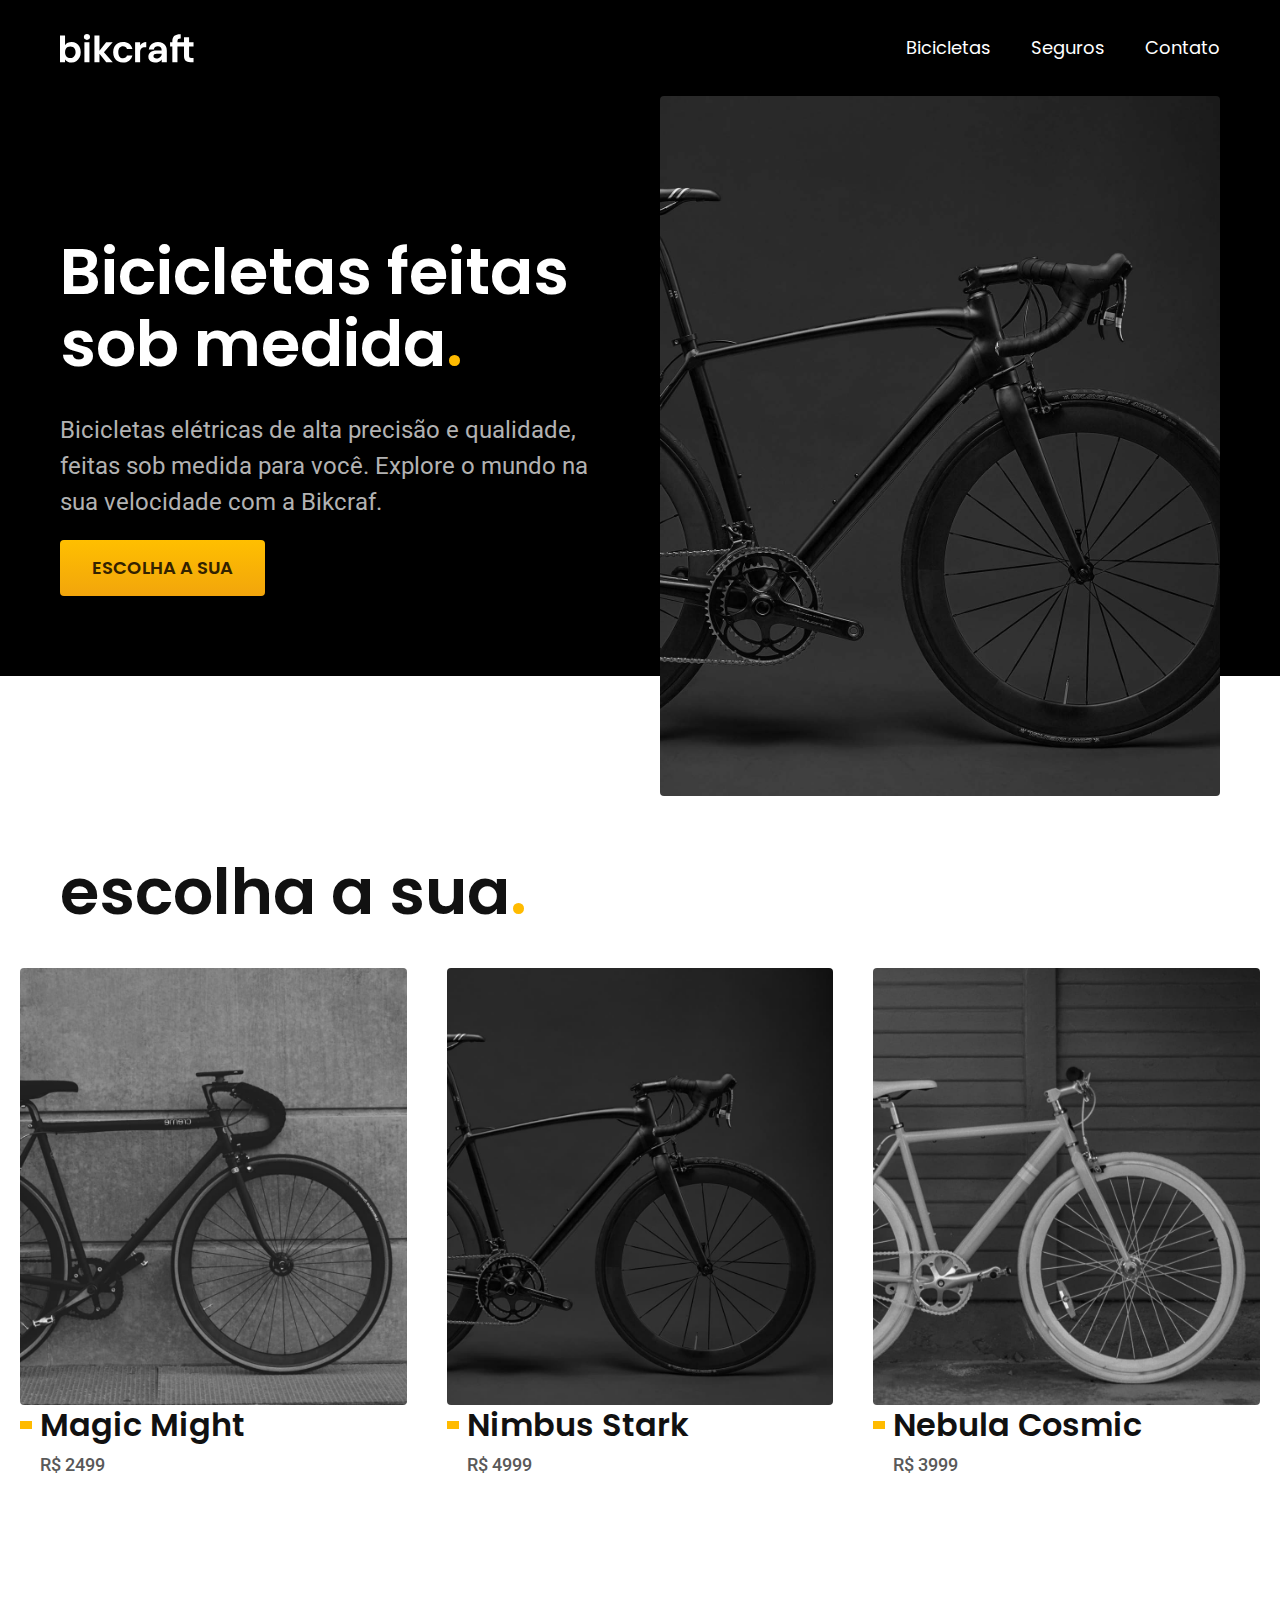
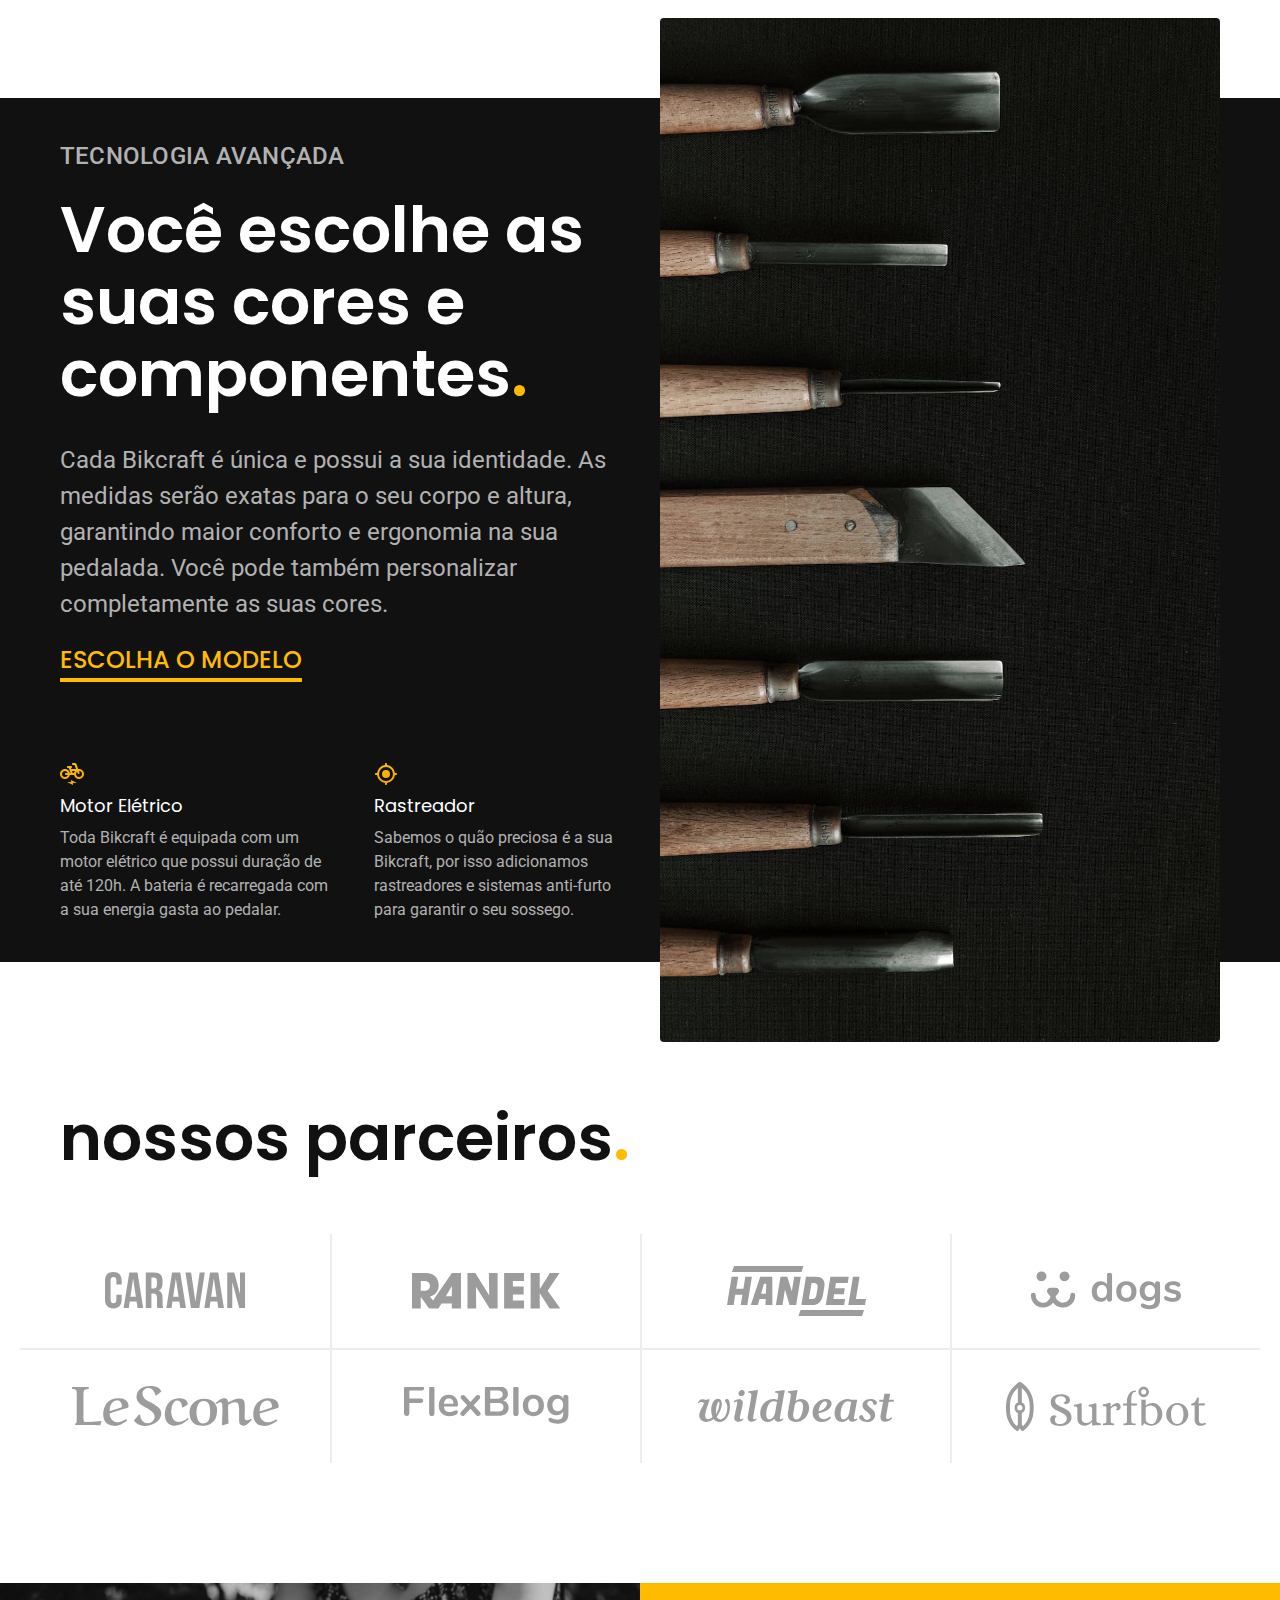
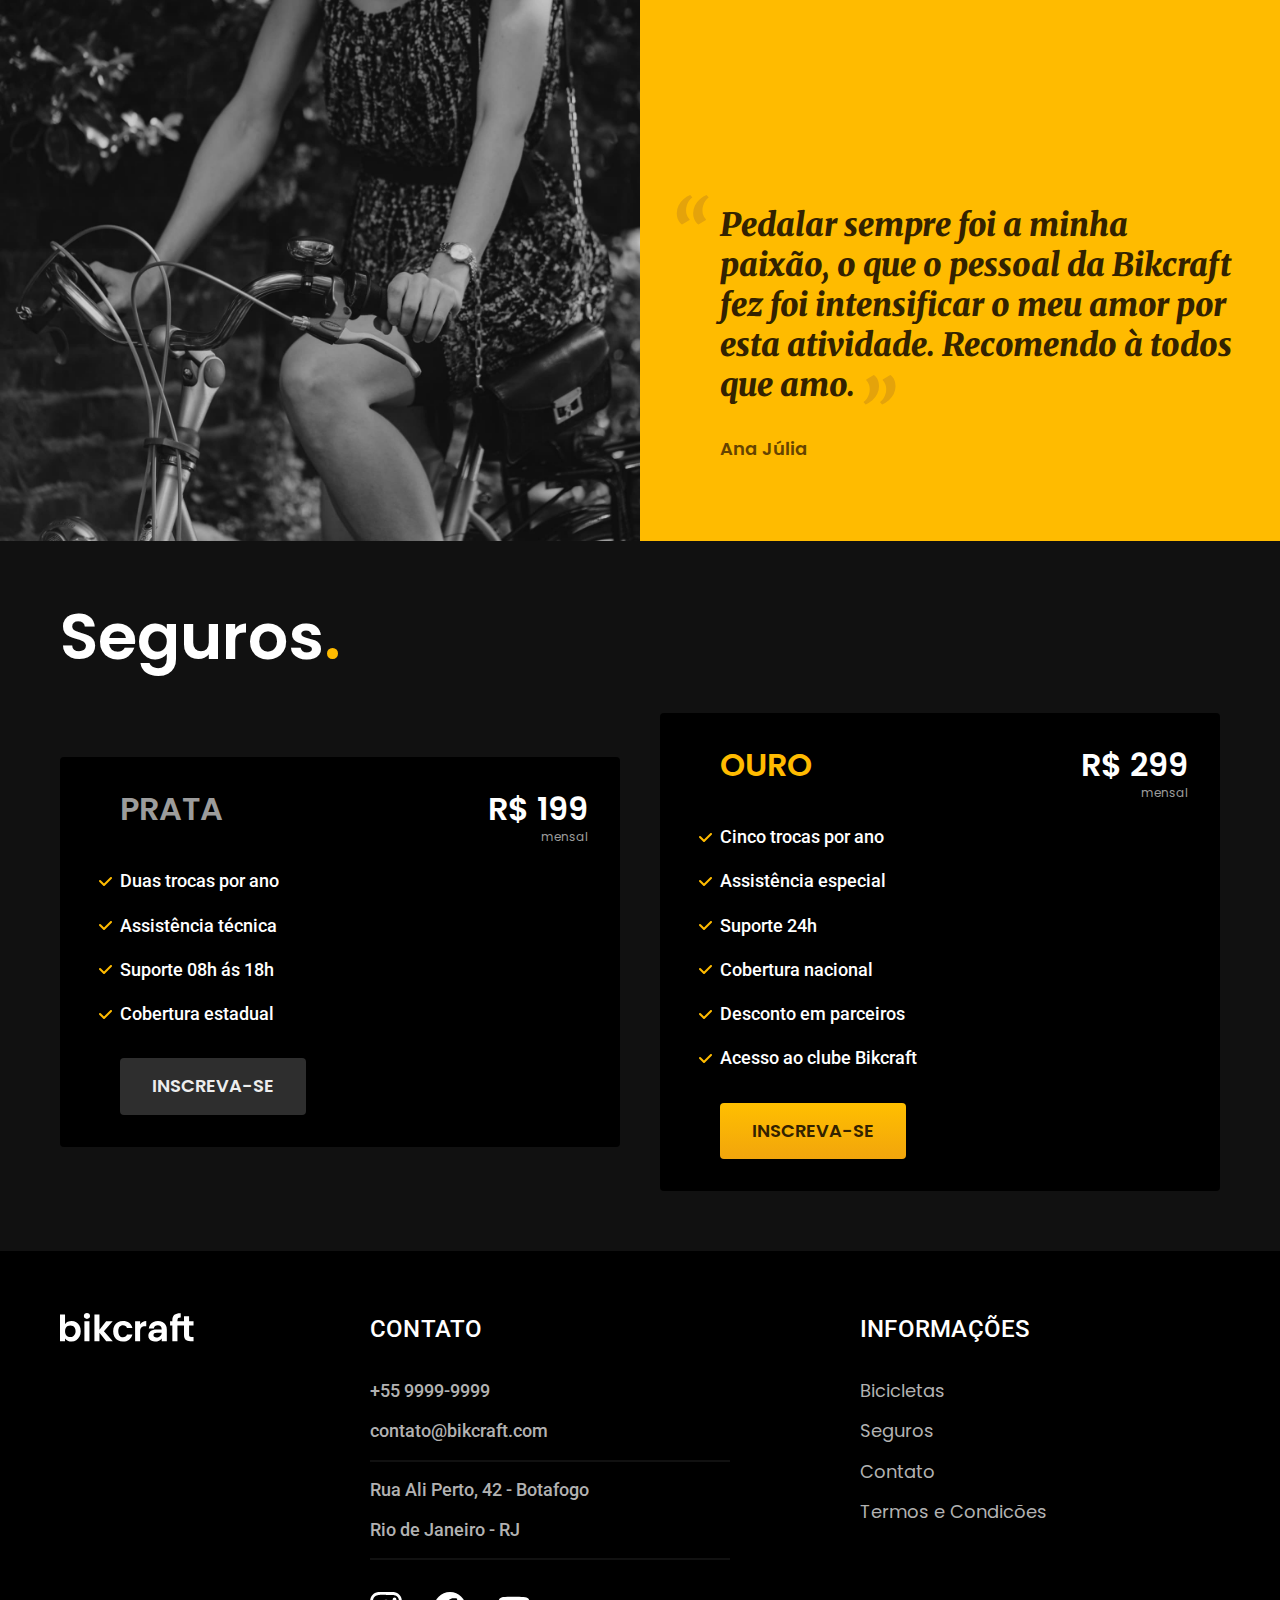
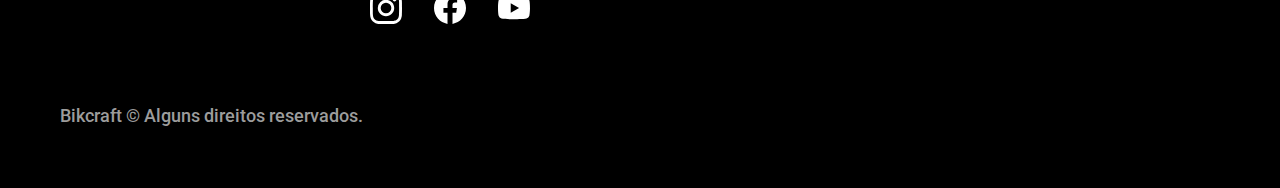
<file: index.html>
<!DOCTYPE html>
<html lang="pt-br">

<head>
  <meta charset="UTF-8">
  <meta http-equiv="X-UA-Compatible" content="IE=edge">
  <meta name="viewport" content="width=device-width, initial-scale=1.0">
  <title>Bikcraft - Bicicletas Elétricas</title>
  <meta name="description" content="Biccletas elétricas de alta precisão e qualidade feitas sob medida para o cliente. Explore o mundo na sua velocidade com a Bikcraft.">
  <link rel="stylesheet" href="css/style.css">
  <link rel="preconnect" href="https://fonts.googleapis.com">
  <link rel="preconnect" href="https://fonts.gstatic.com" crossorigin>
  <link href="https://fonts.googleapis.com/css2?family=Merriweather:ital,wght@1,900&family=Poppins:wght@400;600&family=Roboto:wght@400;500&display=swap" rel="stylesheet">
</head>

<body>
  <header class="header-bg">
    <div class="header container">
      <a href="./index.html">
        <img src="./img/bikcraft.svg" alt="Bikcraft">
      </a>
      <nav aria-label="primaria">
        <ul class="header-menu font-1-m cor-0">
          <li><a href="./bicicletas.html">Bicicletas</a></li>
          <li><a href="./seguros.html">Seguros</a></li>
          <li><a href="./contato.html">Contato</a></li>
        </ul>
      </nav>
    </div>
  </header>

  <main class="introducao-bg">
    <div class="introducao container">
      <div class="introducao-conteudo">
        <h1 class="font-1-xxl">Bicicletas feitas sob medida<span class="cor-p1">.</span></h1>
        <p class="font-2-l cor-5">Bicicletas elétricas de alta precisão e qualidade, feitas sob medida para você. Explore o mundo na sua velocidade com a Bikcraf.</p>
        <a class="botao" href="./bicicletas.html">Escolha a sua</a>
      </div>
      <div>
        <img src="./img/fotos/introducao.jpg" alt="Bicicleta elétrica preta">
      </div>
    </div>
  </main>

  <article class="bicicletas-lista">
    <h2 class="font-1-xxl container">escolha a sua<span class="cor-p1">.</span></h2>

    <ul>
      <li>
        <a href="./bicicletas/magic.html">
          <img src="./img/bicicletas/magic-home.jpg" alt="Bicicleta preta">
          <h3 class="font-1-xl">Magic Might</h3>
          <span class="font-2-m cor-8">R$ 2499</span>
        </a>
      </li>
      <li>
        <a href="./bicicletas/nimbus.html">
          <img src="./img/bicicletas/nimbus-home.jpg" alt="Bicicleta preta">
          <h3 class="font-1-xl">Nimbus Stark</h3>
          <span class="font-2-m cor-8">R$ 4999</span>
        </a>
      </li>
      <li>
        <a href="./bicicletas/nebula.html">
          <img src="./img/bicicletas/nebula-home.jpg" alt="Bicicleta preta">
          <h3 class="font-1-xl">Nebula Cosmic</h3>
          <span class="font-2-m cor-8">R$ 3999</span>
        </a>
      </li>
    </ul>
  </article>

  <article class="tecnologia-bg">
    <div class="tecnologia container">
      <div class="tecnologia-conteudo">
        <span class="font-2-l-b cor-5">Tecnologia Avançada</span>
        <h2 class="font-1-xxl cor-0">Você escolhe as suas cores e componentes<span class="cor-p1">.</span></h2>
        <p class="font-2-l cor-5">Cada Bikcraft é única e possui a sua identidade. As medidas serão exatas para o seu corpo e altura, garantindo maior conforto e ergonomia na sua pedalada. Você pode também personalizar completamente as suas cores.</p>
        <a class="link" href="./bicicletas.html">Escolha o modelo</a>
        <div class="tecnologia-vantagens">
          <div>
            <img src="./img/icones/eletrica.svg" alt="">
            <h3 class="font-1-m cor-0">Motor Elétrico</h3>
            <p class="font-2-s cor-5">Toda Bikcraft é equipada com um motor elétrico que possui duração de até 120h. A bateria é recarregada com a sua energia gasta ao pedalar.</p>
          </div>
          <div>
            <img src="./img/icones/rastreador.svg" alt="">
            <h3 class="font-1-m cor-0">Rastreador</h3>
            <p class="font-2-s cor-5">Sabemos o quão preciosa é a sua Bikcraft, por isso adicionamos rastreadores e sistemas anti-furto para garantir o seu sossego.</p>
          </div>
        </div>
      </div>
      <div class="tecnologia-imagem">
        <img src="./img/fotos/tecnologia.jpg" alt="">
      </div>
    </div>
  </article>

  <section class="parceiros" aria-label="Nossos Parceiros">
    <h2 class="font-1-xxl container">nossos parceiros<span class="cor-p1">.</span></h2>

    <ul>
      <li><img src="./img/parceiros/caravan.svg" alt="caravan"></li>
      <li><img src="./img/parceiros/ranek.svg" alt="ranek"></li>
      <li><img src="./img/parceiros/handel.svg" alt="handel"></li>
      <li><img src="./img/parceiros/dogs.svg" alt="dogs"></li>
      <li><img src="./img/parceiros/lescone.svg" alt="lescone"></li>
      <li><img src="./img/parceiros/flexblog.svg" alt="flexblog"></li>
      <li><img src="./img/parceiros/wildbeast.svg" alt="wildbeast"></li>
      <li><img src="./img/parceiros/surfbot.svg" alt="surfbot"></li>
    </ul>
  </section>

  <section class="depoimento" aria-label="Depoimento">
    <div>
      <img src="./img/fotos/depoimento.jpg" alt="Pessoa pedalando um bicicleta Bikcraft">
    </div>
    <div class="depoimento-conteudo">
      <blockquote class="font-1-xl cor-p5">
        <p>Pedalar sempre foi a minha paixão, o que o pessoal da Bikcraft fez foi intensificar o meu amor por esta atividade. Recomendo à todos que amo.</p>
      </blockquote>
      <span class="font-1-m-b cor-p4">Ana Júlia</span>
    </div>
  </section>

  <article class="seguros-bg">
    <div class="seguros container">
      <h2 class="font-1-xxl cor-0">Seguros<span class="cor-p1">.</span></h2>
      <div class="seguros-item">
        <h3 class="font-1-xl cor-6">PRATA</h3>
        <span class="font-1-xl cor-0">R$ 199 <span class="font-1-xs cor-6">mensal</span></span>
        <ul class="font-2-m cor-0">
          <li>Duas trocas por ano</li>
          <li>Assistência técnica</li>
          <li>Suporte 08h ás 18h</li>
          <li>Cobertura estadual</li>
        </ul>
        <a class="botao secundario" href="./orcamento.html">Inscreva-se</a>
      </div>

      <div class="seguros-item">
        <h3 class="font-1-xl cor-p1">OURO</h3>
        <span class="font-1-xl cor-0">R$ 299 <span class="font-1-xs cor-6">mensal</span></span>
        <ul class="font-2-m cor-0">
          <li>Cinco trocas por ano</li>
          <li>Assistência especial</li>
          <li>Suporte 24h</li>
          <li>Cobertura nacional</li>
          <li>Desconto em parceiros</li>
          <li>Acesso ao clube Bikcraft</li>
        </ul>
        <a class="botao" href="./orcamento.html">Inscreva-se</a>
      </div>
    </div>
  </article>

  <footer class="footer-bg">
    <div class="footer container">
      <img src="./img/bikcraft.svg" alt="">
      <div class="footer-contato">
        <h3 class="font-2-l-b cor-0">Contato</h3>
        <ul class="font-2-m cor-5">
          <li><a href="tel:+552199999999">+55 9999-9999</a></li>
          <li><a href="mailto:contato@bikcraft.com">contato@bikcraft.com</a></li>
          <li>Rua Ali Perto, 42 - Botafogo</li>
          <li>Rio de Janeiro - RJ</li>
        </ul>
        <div class="footer-redes">
          <a href="./">
            <img src="./img/redes/instagram.svg" alt="Instagram">
          </a>
          <a href="./">
            <img src="./img/redes/facebook.svg" alt="Facebook">
          </a>
          <a href="./">
            <img src="./img/redes/youtube.svg" alt="Youtube">
          </a>
        </div>
      </div>
      <div class="footer-informacoes">
        <h3 class="font-2-l-b cor-0">Informações</h3>
        <nav>
          <ul class="font-1-m cor-5">
            <li><a href="./bicicletas.html">Bicicletas</a></li>
            <li><a href="./seguros.html">Seguros</a></li>
            <li><a href="./contato.html">Contato</a></li>
            <li><a href="./termos.html">Termos e Condicões</a></li>
          </ul>
        </nav>
      </div>
      <p class="footer-copy font-2-m cor-6">Bikcraft © Alguns direitos reservados.</p>
    </div>
  </footer>
</body>

</html>
</file>
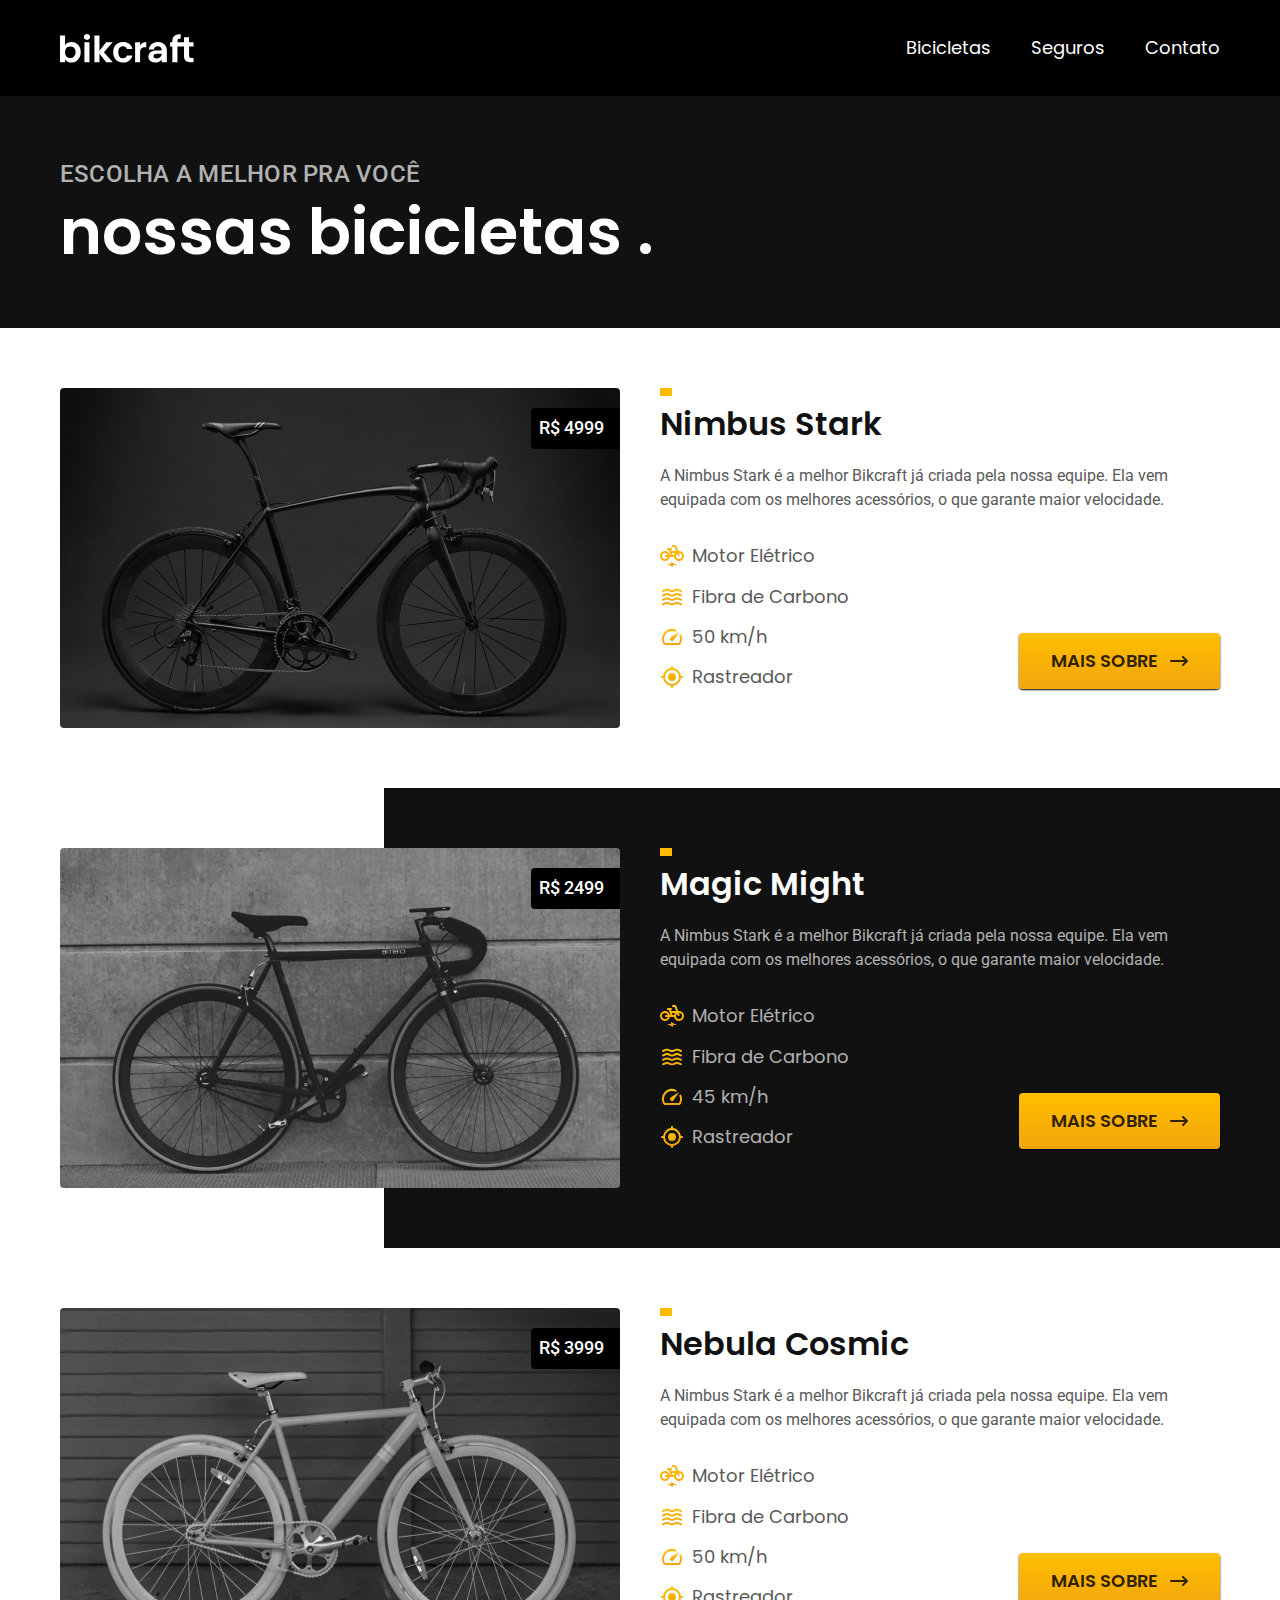
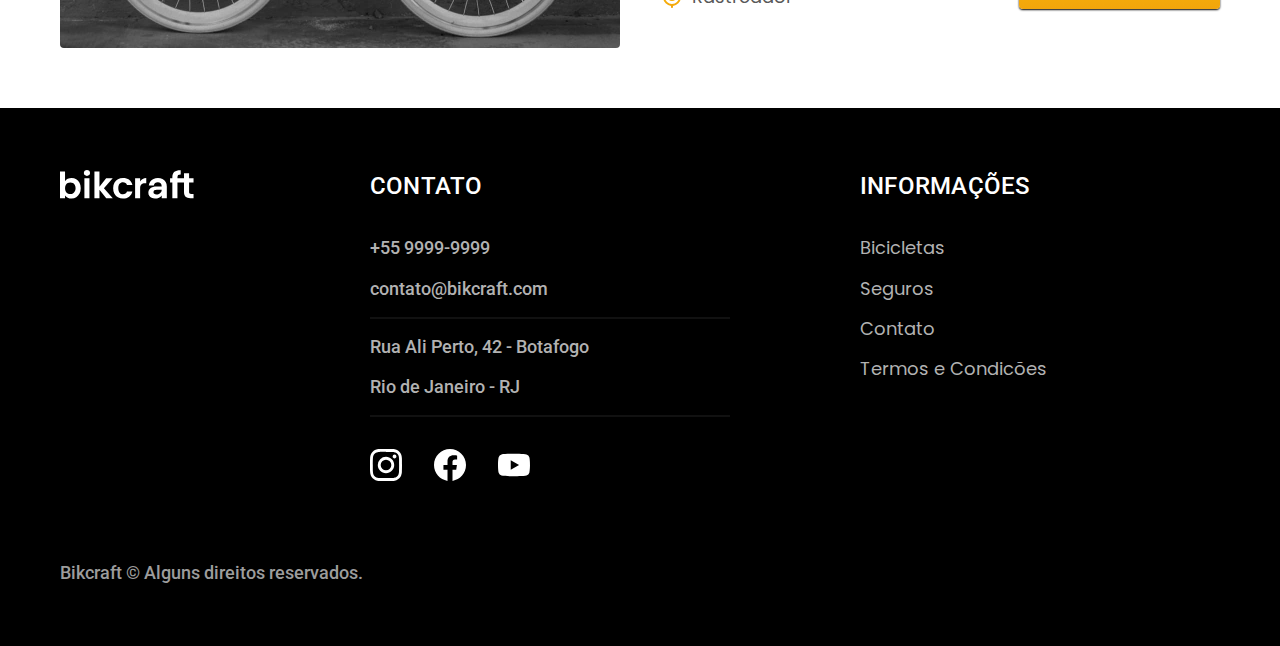
<file: bicicletas.html>
<!DOCTYPE html>
<html lang="pt-br">

<head>
  <meta charset="UTF-8">
  <meta http-equiv="X-UA-Compatible" content="IE=edge">
  <meta name="viewport" content="width=device-width, initial-scale=1.0">
  <title>Bicicletas | Bikcraft</title>
  <meta name="description" content="Termos e Condições">
  <link rel="stylesheet" href="css/style.css">
  <link rel="preconnect" href="https://fonts.googleapis.com">
  <link rel="preconnect" href="https://fonts.gstatic.com" crossorigin>
  <link href="https://fonts.googleapis.com/css2?family=Merriweather:ital,wght@1,900&family=Poppins:wght@400;600&family=Roboto:wght@400;500&display=swap" rel="stylesheet">
</head>

<body id="bicicletas">
  <header class="header-bg">
    <div class="header container">
      <a href="./index.html">
        <img src="./img/bikcraft.svg" alt="Bikcraft">
      </a>
      <nav aria-label="primaria">
        <ul class="header-menu font-1-m cor-0">
          <li><a href="./bicicletas.html">Bicicletas</a></li>
          <li><a href="./seguros.html">Seguros</a></li>
          <li><a href="./contato.html">Contato</a></li>
        </ul>
      </nav>
    </div>
  </header>

  <main>
    <div class="titulo-bg">
      <div class="titulo container">
        <p class="font-2-l-b cor-5">Escolha a melhor pra você</p>
        <h1 class="font-1-xxl cor-0">nossas bicicletas <span>.</span></h1>
      </div>
    </div>


    <div class="bicicletas container">
      <div class="bicicletas-imagem">
        <img src="./img/bicicletas/nimbus.jpg" alt="Bicicleta preta">
        <span class="font-2-m cor-0">R$ 4999</span>
      </div>
      <div class="bicicletas-conteudo">
        <h2 class="font-1-xl">Nimbus Stark</h2>
        <p class="font-2-s cor-8">A Nimbus Stark é a melhor Bikcraft já criada pela nossa equipe. Ela vem equipada com os melhores acessórios, o que garante maior velocidade.</p>
        <ul class="font-1-m cor-8">
          <li>
            <img src="./img/icones/eletrica.svg" alt="">
            Motor Elétrico
          </li>
          <li>
            <img src="./img/icones/carbono.svg" alt="">
            Fibra de Carbono
          </li>
          <li>
            <img src="./img/icones/velocidade.svg" alt="">
            50 km/h
          </li>
          <li>
            <img src="./img/icones/rastreador.svg" alt="">
            Rastreador
          </li>
        </ul>
        <a class="botao seta" href="./bicicletas/nimbus.html">Mais Sobre</a>
      </div>
    </div>


    <div class="bicicletas-bg">
      <div class="bicicletas container">
        <div class="bicicletas-imagem">
          <img src="./img/bicicletas/magic.jpg" alt="Bicicleta preta">
          <span class="font-2-m cor-0">R$ 2499</span>
        </div>
        <div class="bicicletas-conteudo">
          <h2 class="font-1-xl cor-0">Magic Might</h2>
          <p class="font-2-s cor-5">A Nimbus Stark é a melhor Bikcraft já criada pela nossa equipe. Ela vem equipada com os melhores acessórios, o que garante maior velocidade.</p>
          <ul class="font-1-m cor-5">
            <li>
              <img src="./img/icones/eletrica.svg" alt="">
              Motor Elétrico
            </li>
            <li>
              <img src="./img/icones/carbono.svg" alt="">
              Fibra de Carbono
            </li>
            <li>
              <img src="./img/icones/velocidade.svg" alt="">
              45 km/h
            </li>
            <li>
              <img src="./img/icones/rastreador.svg" alt="">
              Rastreador
            </li>
          </ul>
          <a class="botao seta" href="./bicicletas/magic.html">Mais Sobre</a>
        </div>
      </div>
    </div>


    <div class="bicicletas container">
      <div class="bicicletas-imagem">
        <img src="./img/bicicletas/nebula.jpg" alt="Bicicleta preta">
        <span class="font-2-m cor-0">R$ 3999</span>
      </div>
      <div class="bicicletas-conteudo">
        <h2 class="font-1-xl">Nebula Cosmic</h2>
        <p class="font-2-s cor-8">A Nimbus Stark é a melhor Bikcraft já criada pela nossa equipe. Ela vem equipada com os melhores acessórios, o que garante maior velocidade.</p>
        <ul class="font-1-m cor-8">
          <li>
            <img src="./img/icones/eletrica.svg" alt="">
            Motor Elétrico
          </li>
          <li>
            <img src="./img/icones/carbono.svg" alt="">
            Fibra de Carbono
          </li>
          <li>
            <img src="./img/icones/velocidade.svg" alt="">
            50 km/h
          </li>
          <li>
            <img src="./img/icones/rastreador.svg" alt="">
            Rastreador
          </li>
        </ul>
        <a class="botao seta" href="./bicicletas/nebula.html">Mais Sobre</a>
      </div>
    </div>

  </main>

  <footer class="footer-bg">
    <div class="footer container">
      <img src="./img/bikcraft.svg" alt="">
      <div class="footer-contato">
        <h3 class="font-2-l-b cor-0">Contato</h3>
        <ul class="font-2-m cor-5">
          <li><a href="tel:+552199999999">+55 9999-9999</a></li>
          <li><a href="mailto:contato@bikcraft.com">contato@bikcraft.com</a></li>
          <li>Rua Ali Perto, 42 - Botafogo</li>
          <li>Rio de Janeiro - RJ</li>
        </ul>
        <div class="footer-redes">
          <a href="./">
            <img src="./img/redes/instagram.svg" alt="Instagram">
          </a>
          <a href="./">
            <img src="./img/redes/facebook.svg" alt="Facebook">
          </a>
          <a href="./">
            <img src="./img/redes/youtube.svg" alt="Youtube">
          </a>
        </div>
      </div>
      <div class="footer-informacoes">
        <h3 class="font-2-l-b cor-0">Informações</h3>
        <nav>
          <ul class="font-1-m cor-5">
            <li><a href="./bicicletas.html">Bicicletas</a></li>
            <li><a href="./seguros.html">Seguros</a></li>
            <li><a href="./contato.html">Contato</a></li>
            <li><a href="./termos.html">Termos e Condicões</a></li>
          </ul>
        </nav>
      </div>
      <p class="footer-copy font-2-m cor-6">Bikcraft © Alguns direitos reservados.</p>
    </div>
  </footer>
</body>
</file>
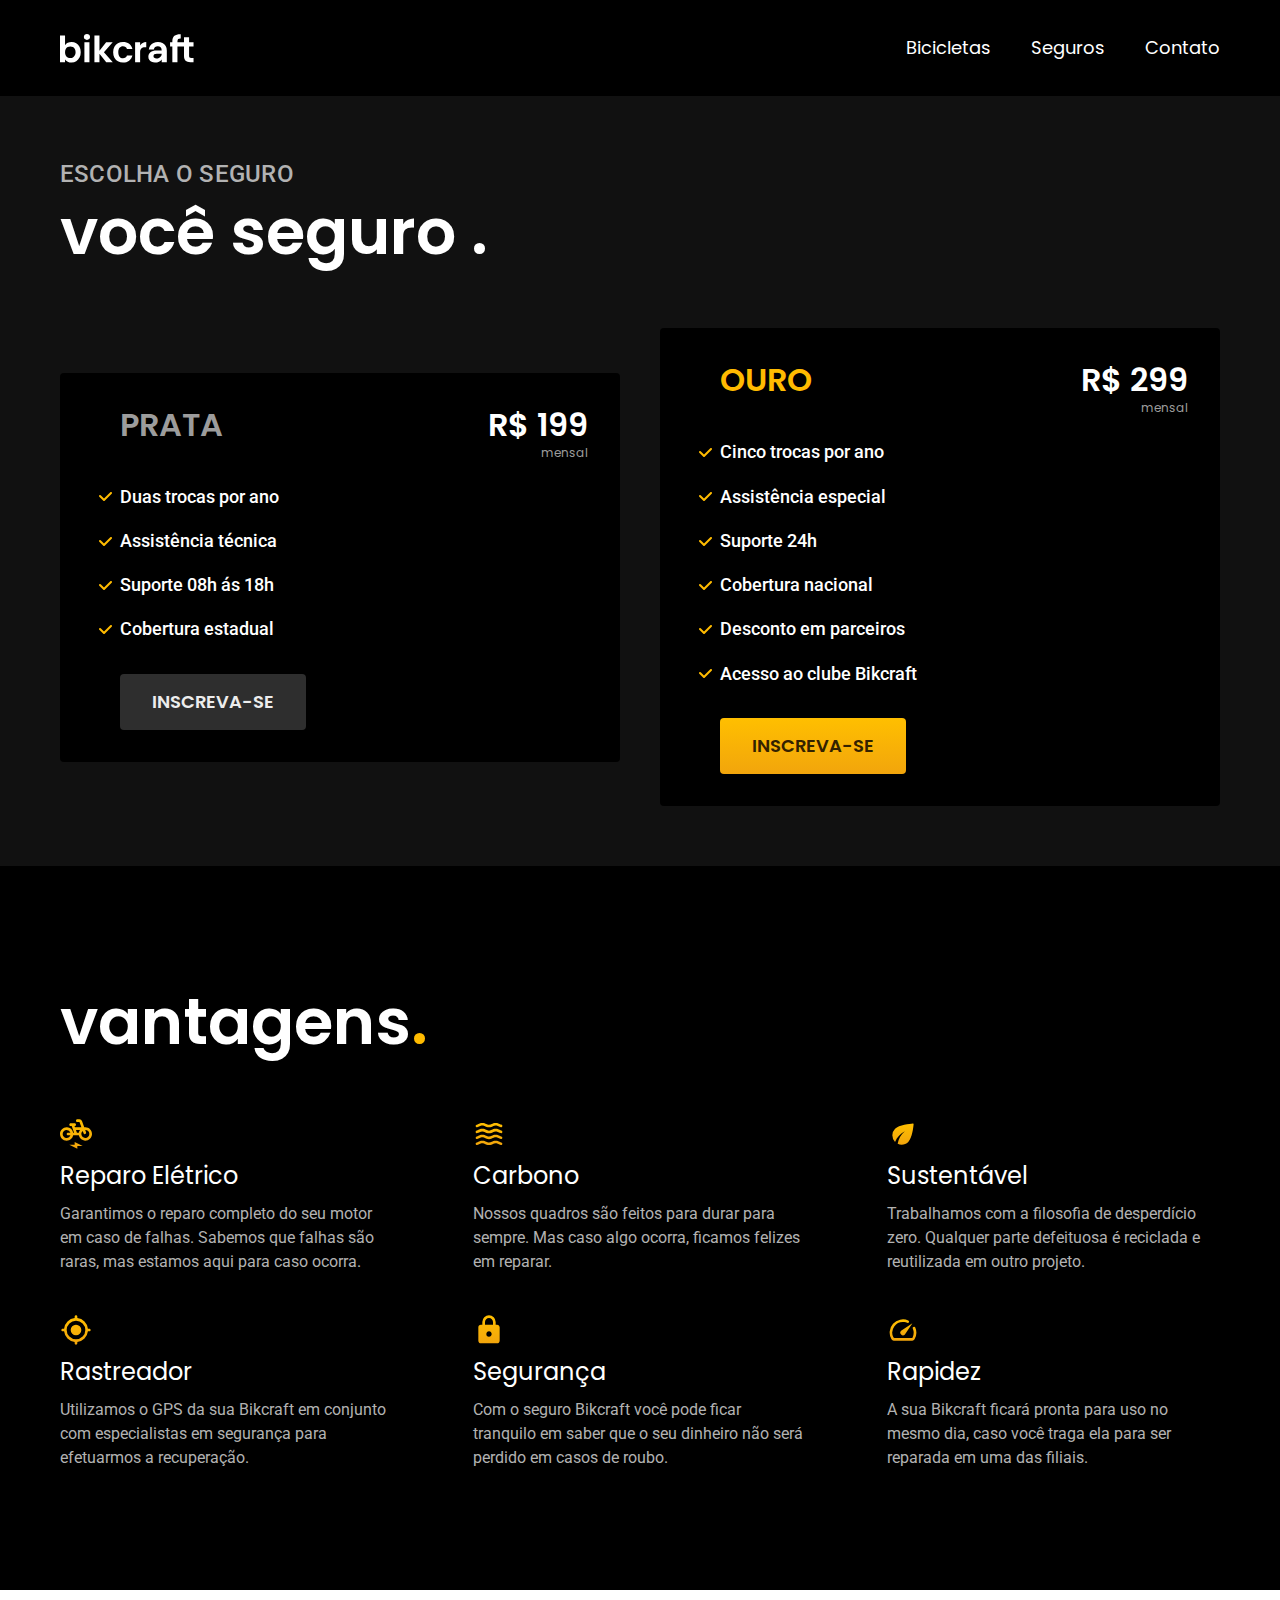
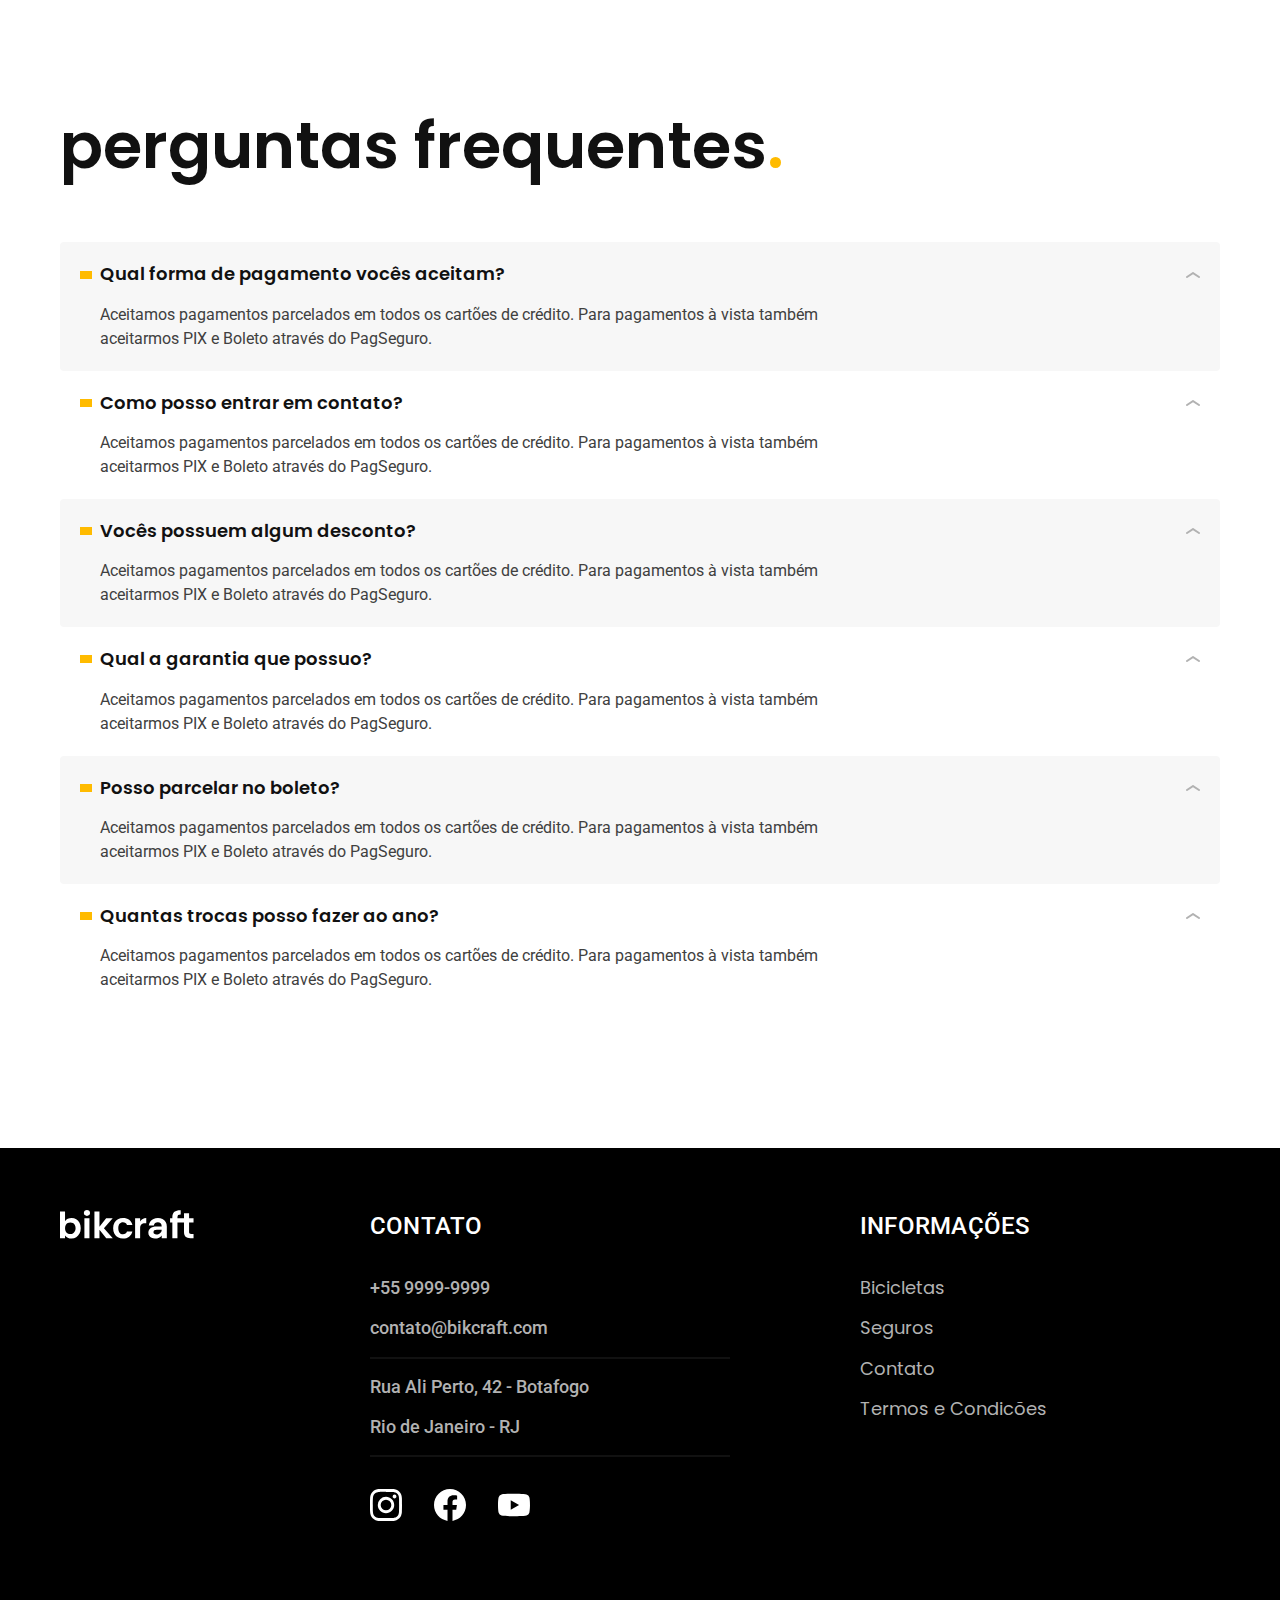
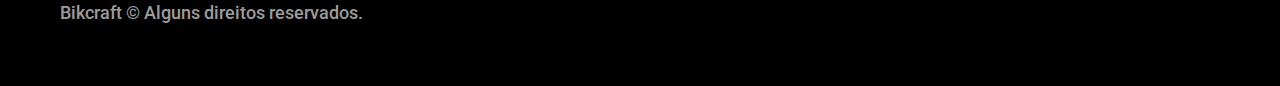
<file: seguros.html>
<!DOCTYPE html>
<html lang="pt-br">

<head>
  <meta charset="UTF-8">
  <meta http-equiv="X-UA-Compatible" content="IE=edge">
  <meta name="viewport" content="width=device-width, initial-scale=1.0">
  <title>Seguros | Bikcraft</title>
  <meta name="description" content="Termos e Condições">
  <link rel="stylesheet" href="css/style.css">
  <link rel="preconnect" href="https://fonts.googleapis.com">
  <link rel="preconnect" href="https://fonts.gstatic.com" crossorigin>
  <link href="https://fonts.googleapis.com/css2?family=Merriweather:ital,wght@1,900&family=Poppins:wght@400;600&family=Roboto:wght@400;500&display=swap" rel="stylesheet">
</head>

<body id="seguros">
  <header class="header-bg">
    <div class="header container">
      <a href="./index.html">
        <img src="./img/bikcraft.svg" alt="Bikcraft">
      </a>
      <nav aria-label="primaria">
        <ul class="header-menu font-1-m cor-0">
          <li><a href="./bicicletas.html">Bicicletas</a></li>
          <li><a href="./seguros.html">Seguros</a></li>
          <li><a href="./contato.html">Contato</a></li>
        </ul>
      </nav>
    </div>
  </header>

  <main class="seguros-bg">
    <div class="titulo-bg">
      <div class="titulo container">
        <p class="font-2-l-b cor-5">Escolha o seguro</p>
        <h1 class="font-1-xxl cor-0">você seguro <span>.</span></h1>
      </div>
    </div>

    <div class="seguros container">
      <div class="seguros-item">
        <h3 class="font-1-xl cor-6">PRATA</h3>
        <span class="font-1-xl cor-0">R$ 199 <span class="font-1-xs cor-6">mensal</span></span>
        <ul class="font-2-m cor-0">
          <li>Duas trocas por ano</li>
          <li>Assistência técnica</li>
          <li>Suporte 08h ás 18h</li>
          <li>Cobertura estadual</li>
        </ul>
        <a class="botao secundario" href="./orcamento.html">Inscreva-se</a>
      </div>

      <div class="seguros-item">
        <h3 class="font-1-xl cor-p1">OURO</h3>
        <span class="font-1-xl cor-0">R$ 299 <span class="font-1-xs cor-6">mensal</span></span>
        <ul class="font-2-m cor-0">
          <li>Cinco trocas por ano</li>
          <li>Assistência especial</li>
          <li>Suporte 24h</li>
          <li>Cobertura nacional</li>
          <li>Desconto em parceiros</li>
          <li>Acesso ao clube Bikcraft</li>
        </ul>
        <a class="botao" href="./orcamento.html">Inscreva-se</a>
      </div>
    </div>
  </main>

  <article class="vantagens-bg">
    <div class="vantagens container">
      <h2 class="font-1-xxl cor-0">vantagens<span class="cor-p1">.</span></h2>
      <ul>
        <li>
          <img src="./img/icones/eletrica.svg" alt="">
          <h3 class="font-1-l cor-0">Reparo Elétrico</h3>
          <p class="font-2-s cor-5">Garantimos o reparo completo do seu motor em caso de falhas. Sabemos que falhas são raras, mas estamos aqui para caso ocorra.</p>
        </li>
        <li>
          <img src="./img/icones/carbono.svg" alt="">
          <h3 class="font-1-l cor-0">Carbono</h3>
          <p class="font-2-s cor-5">Nossos quadros são feitos para durar para sempre. Mas caso algo ocorra, ficamos felizes em reparar.</p>
        </li>
        <li>
          <img src="./img/icones/sustentavel.svg" alt="">
          <h3 class="font-1-l cor-0">Sustentável</h3>
          <p class="font-2-s cor-5">Trabalhamos com a filosofia de desperdício zero. Qualquer parte defeituosa é reciclada e reutilizada em outro projeto.</p>
        </li>
        <li>
          <img src="./img/icones/rastreador.svg" alt="">
          <h3 class="font-1-l cor-0">Rastreador</h3>
          <p class="font-2-s cor-5">Utilizamos o GPS da sua Bikcraft em conjunto com especialistas em segurança para efetuarmos a recuperação.</p>
        </li>
        <li>
          <img src="./img/icones/seguro.svg" alt="">
          <h3 class="font-1-l cor-0">Segurança</h3>
          <p class="font-2-s cor-5">Com o seguro Bikcraft você pode ficar tranquilo em saber que o seu dinheiro não será perdido em casos de roubo.</p>
        </li>
        <li>
          <img src="./img/icones/velocidade.svg" alt="">
          <h3 class="font-1-l cor-0">Rapidez</h3>
          <p class="font-2-s cor-5">A sua Bikcraft ficará pronta para uso no mesmo dia, caso você traga ela para ser reparada em uma das filiais.</p>
        </li>
      </ul>
    </div>
  </article>

  <article class="perguntas container">
    <h2 class="font-1-xxl">perguntas frequentes<span class="cor-p1">.</span></h2>

    <dl>
      <div>
        <dt class="font-1-m-b">Qual forma de pagamento vocês aceitam?</dt>
        <dd class="font-2-s cor-9">Aceitamos pagamentos parcelados em todos os cartões de crédito. Para pagamentos à vista também aceitarmos PIX e Boleto através do PagSeguro.</dd>
      </div>
      <div>
        <dt class="font-1-m-b">Como posso entrar em contato?</dt>
        <dd class="font-2-s cor-9">Aceitamos pagamentos parcelados em todos os cartões de crédito. Para pagamentos à vista também aceitarmos PIX e Boleto através do PagSeguro.</dd>
      </div>
      <div>
        <dt class="font-1-m-b">Vocês possuem algum desconto?</dt>
        <dd class="font-2-s cor-9">Aceitamos pagamentos parcelados em todos os cartões de crédito. Para pagamentos à vista também aceitarmos PIX e Boleto através do PagSeguro.</dd>
      </div>
      <div>
        <dt class="font-1-m-b">Qual a garantia que possuo?</dt>
        <dd class="font-2-s cor-9">Aceitamos pagamentos parcelados em todos os cartões de crédito. Para pagamentos à vista também aceitarmos PIX e Boleto através do PagSeguro.</dd>
      </div>
      <div>
        <dt class="font-1-m-b">Posso parcelar no boleto?</dt>
        <dd class="font-2-s cor-9">Aceitamos pagamentos parcelados em todos os cartões de crédito. Para pagamentos à vista também aceitarmos PIX e Boleto através do PagSeguro.</dd>
      </div>
      <div>
        <dt class="font-1-m-b">Quantas trocas posso fazer ao ano?</dt>
        <dd class="font-2-s cor-9">Aceitamos pagamentos parcelados em todos os cartões de crédito. Para pagamentos à vista também aceitarmos PIX e Boleto através do PagSeguro.</dd>
      </div>
    </dl>
  </article>

  <footer class="footer-bg">
    <div class="footer container">
      <img src="./img/bikcraft.svg" alt="">
      <div class="footer-contato">
        <h3 class="font-2-l-b cor-0">Contato</h3>
        <ul class="font-2-m cor-5">
          <li><a href="tel:+552199999999">+55 9999-9999</a></li>
          <li><a href="mailto:contato@bikcraft.com">contato@bikcraft.com</a></li>
          <li>Rua Ali Perto, 42 - Botafogo</li>
          <li>Rio de Janeiro - RJ</li>
        </ul>
        <div class="footer-redes">
          <a href="./">
            <img src="./img/redes/instagram.svg" alt="Instagram">
          </a>
          <a href="./">
            <img src="./img/redes/facebook.svg" alt="Facebook">
          </a>
          <a href="./">
            <img src="./img/redes/youtube.svg" alt="Youtube">
          </a>
        </div>
      </div>
      <div class="footer-informacoes">
        <h3 class="font-2-l-b cor-0">Informações</h3>
        <nav>
          <ul class="font-1-m cor-5">
            <li><a href="./bicicletas.html">Bicicletas</a></li>
            <li><a href="./seguros.html">Seguros</a></li>
            <li><a href="./contato.html">Contato</a></li>
            <li><a href="./termos.html">Termos e Condicões</a></li>
          </ul>
        </nav>
      </div>
      <p class="footer-copy font-2-m cor-6">Bikcraft © Alguns direitos reservados.</p>
    </div>
  </footer>
</body>
</file>
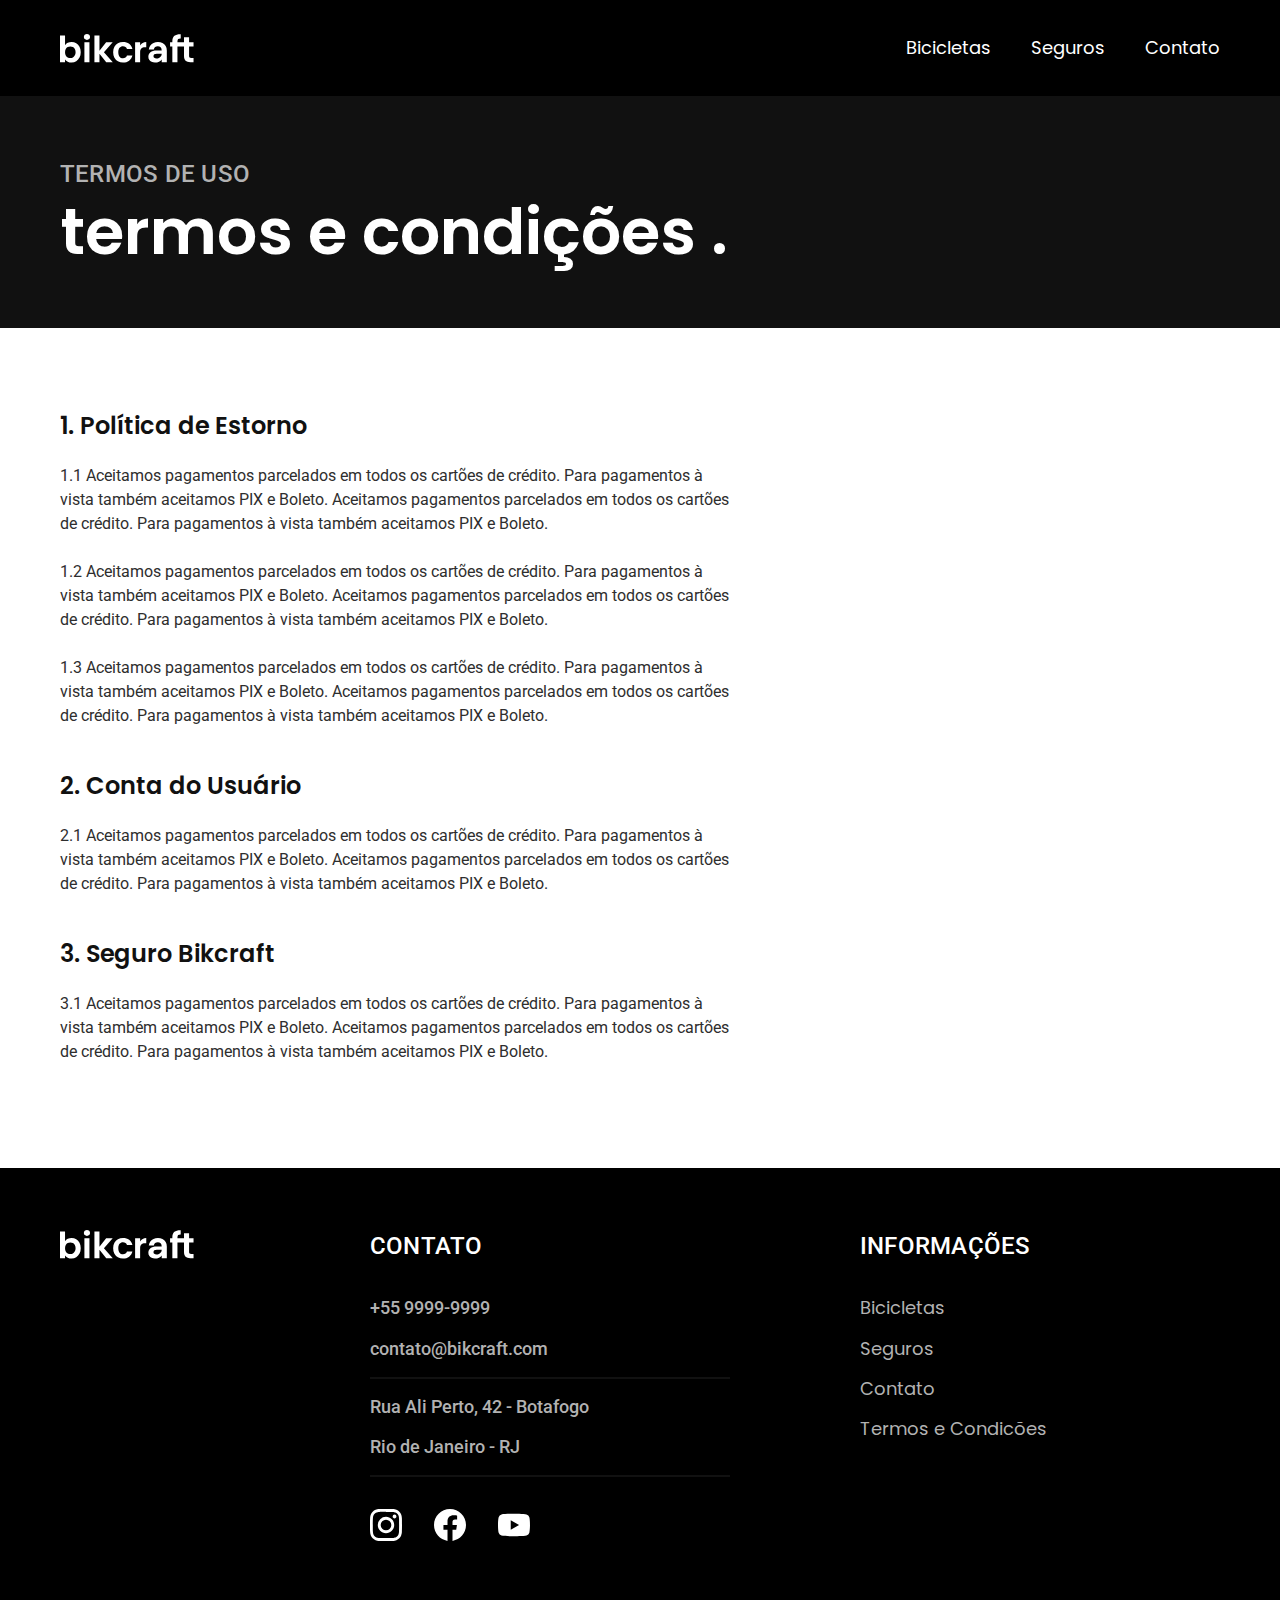
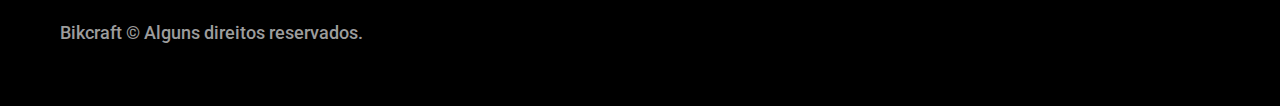
<file: termos.html>
<!DOCTYPE html>
<html lang="pt-br">

<head>
  <meta charset="UTF-8">
  <meta http-equiv="X-UA-Compatible" content="IE=edge">
  <meta name="viewport" content="width=device-width, initial-scale=1.0">
  <title>Termos e Condições | Bikcraft</title>
  <meta name="description" content="Termos e Condições">
  <link rel="stylesheet" href="css/style.css">
  <link rel="preconnect" href="https://fonts.googleapis.com">
  <link rel="preconnect" href="https://fonts.gstatic.com" crossorigin>
  <link href="https://fonts.googleapis.com/css2?family=Merriweather:ital,wght@1,900&family=Poppins:wght@400;600&family=Roboto:wght@400;500&display=swap" rel="stylesheet">
</head>

<body id="termos">
  <header class="header-bg">
    <div class="header container">
      <a href="./index.html">
        <img src="./img/bikcraft.svg" alt="Bikcraft">
      </a>
      <nav aria-label="primaria">
        <ul class="header-menu font-1-m cor-0">
          <li><a href="./bicicletas.html">Bicicletas</a></li>
          <li><a href="./seguros.html">Seguros</a></li>
          <li><a href="./contato.html">Contato</a></li>
        </ul>
      </nav>
    </div>
  </header>

  <main>
    <div class="titulo-bg">
      <div class="titulo container">
        <p class="font-2-l-b cor-5">Termos de uso</p>
        <h1 class="font-1-xxl cor-0">termos e condições <span>.</span></h1>
      </div>
    </div>

    <div class="termos font-2-s cor-10 container">
      <h2 class="font-1-l cor-11">1. Política de Estorno</h2>
      <p>1.1 Aceitamos pagamentos parcelados em todos os cartões de crédito. Para pagamentos à vista também aceitamos PIX e Boleto. Aceitamos pagamentos parcelados em todos os cartões de crédito. Para pagamentos à vista também aceitamos PIX e Boleto.</p>
      <p>1.2 Aceitamos pagamentos parcelados em todos os cartões de crédito. Para pagamentos à vista também aceitamos PIX e Boleto. Aceitamos pagamentos parcelados em todos os cartões de crédito. Para pagamentos à vista também aceitamos PIX e Boleto.</p>
      <p>1.3 Aceitamos pagamentos parcelados em todos os cartões de crédito. Para pagamentos à vista também aceitamos PIX e Boleto. Aceitamos pagamentos parcelados em todos os cartões de crédito. Para pagamentos à vista também aceitamos PIX e Boleto.</p>

      <h2 class="font-1-l cor-11">2. Conta do Usuário</h2>
      <p>2.1 Aceitamos pagamentos parcelados em todos os cartões de crédito. Para pagamentos à vista também aceitamos PIX e Boleto. Aceitamos pagamentos parcelados em todos os cartões de crédito. Para pagamentos à vista também aceitamos PIX e Boleto.</p>

      <h2 class="font-1-l cor-11">3. Seguro Bikcraft</h2>
      <p>3.1 Aceitamos pagamentos parcelados em todos os cartões de crédito. Para pagamentos à vista também aceitamos PIX e Boleto. Aceitamos pagamentos parcelados em todos os cartões de crédito. Para pagamentos à vista também aceitamos PIX e Boleto.</p>
    </div>
  </main>

  <footer class="footer-bg">
    <div class="footer container">
      <img src="./img/bikcraft.svg" alt="">
      <div class="footer-contato">
        <h3 class="font-2-l-b cor-0">Contato</h3>
        <ul class="font-2-m cor-5">
          <li><a href="tel:+552199999999">+55 9999-9999</a></li>
          <li><a href="mailto:contato@bikcraft.com">contato@bikcraft.com</a></li>
          <li>Rua Ali Perto, 42 - Botafogo</li>
          <li>Rio de Janeiro - RJ</li>
        </ul>
        <div class="footer-redes">
          <a href="./">
            <img src="./img/redes/instagram.svg" alt="Instagram">
          </a>
          <a href="./">
            <img src="./img/redes/facebook.svg" alt="Facebook">
          </a>
          <a href="./">
            <img src="./img/redes/youtube.svg" alt="Youtube">
          </a>
        </div>
      </div>
      <div class="footer-informacoes">
        <h3 class="font-2-l-b cor-0">Informações</h3>
        <nav>
          <ul class="font-1-m cor-5">
            <li><a href="./bicicletas.html">Bicicletas</a></li>
            <li><a href="./seguros.html">Seguros</a></li>
            <li><a href="./contato.html">Contato</a></li>
            <li><a href="./termos.html">Termos e Condicões</a></li>
          </ul>
        </nav>
      </div>
      <p class="footer-copy font-2-m cor-6">Bikcraft © Alguns direitos reservados.</p>
    </div>
  </footer>
</body>
</file>
<file: css/style.css>
@import "./global/global.css";
/* Utilidades */
@import "./utilidades/tipografia.css";
@import "./utilidades/cores.css";
@import "./utilidades/componentes.css";

/* Header */
@import "./global/header.css";
@import "./global/footer.css";

/* Home */
@import "./home/introducao.css";
@import "./home/tecnologia.css";
@import "./home/parceiros.css";
@import "./home/depoimento.css";

/* Bicicletas */
@import "./bicicletas/bicicletas-lista.css";
@import "./bicicletas/bicicletas.css";

/* Seguros */
@import "./seguros/seguros.css";
@import "./seguros/vantagens.css";
@import "./seguros/perguntas.css";

@import "./termos/termos.css";
</file>
